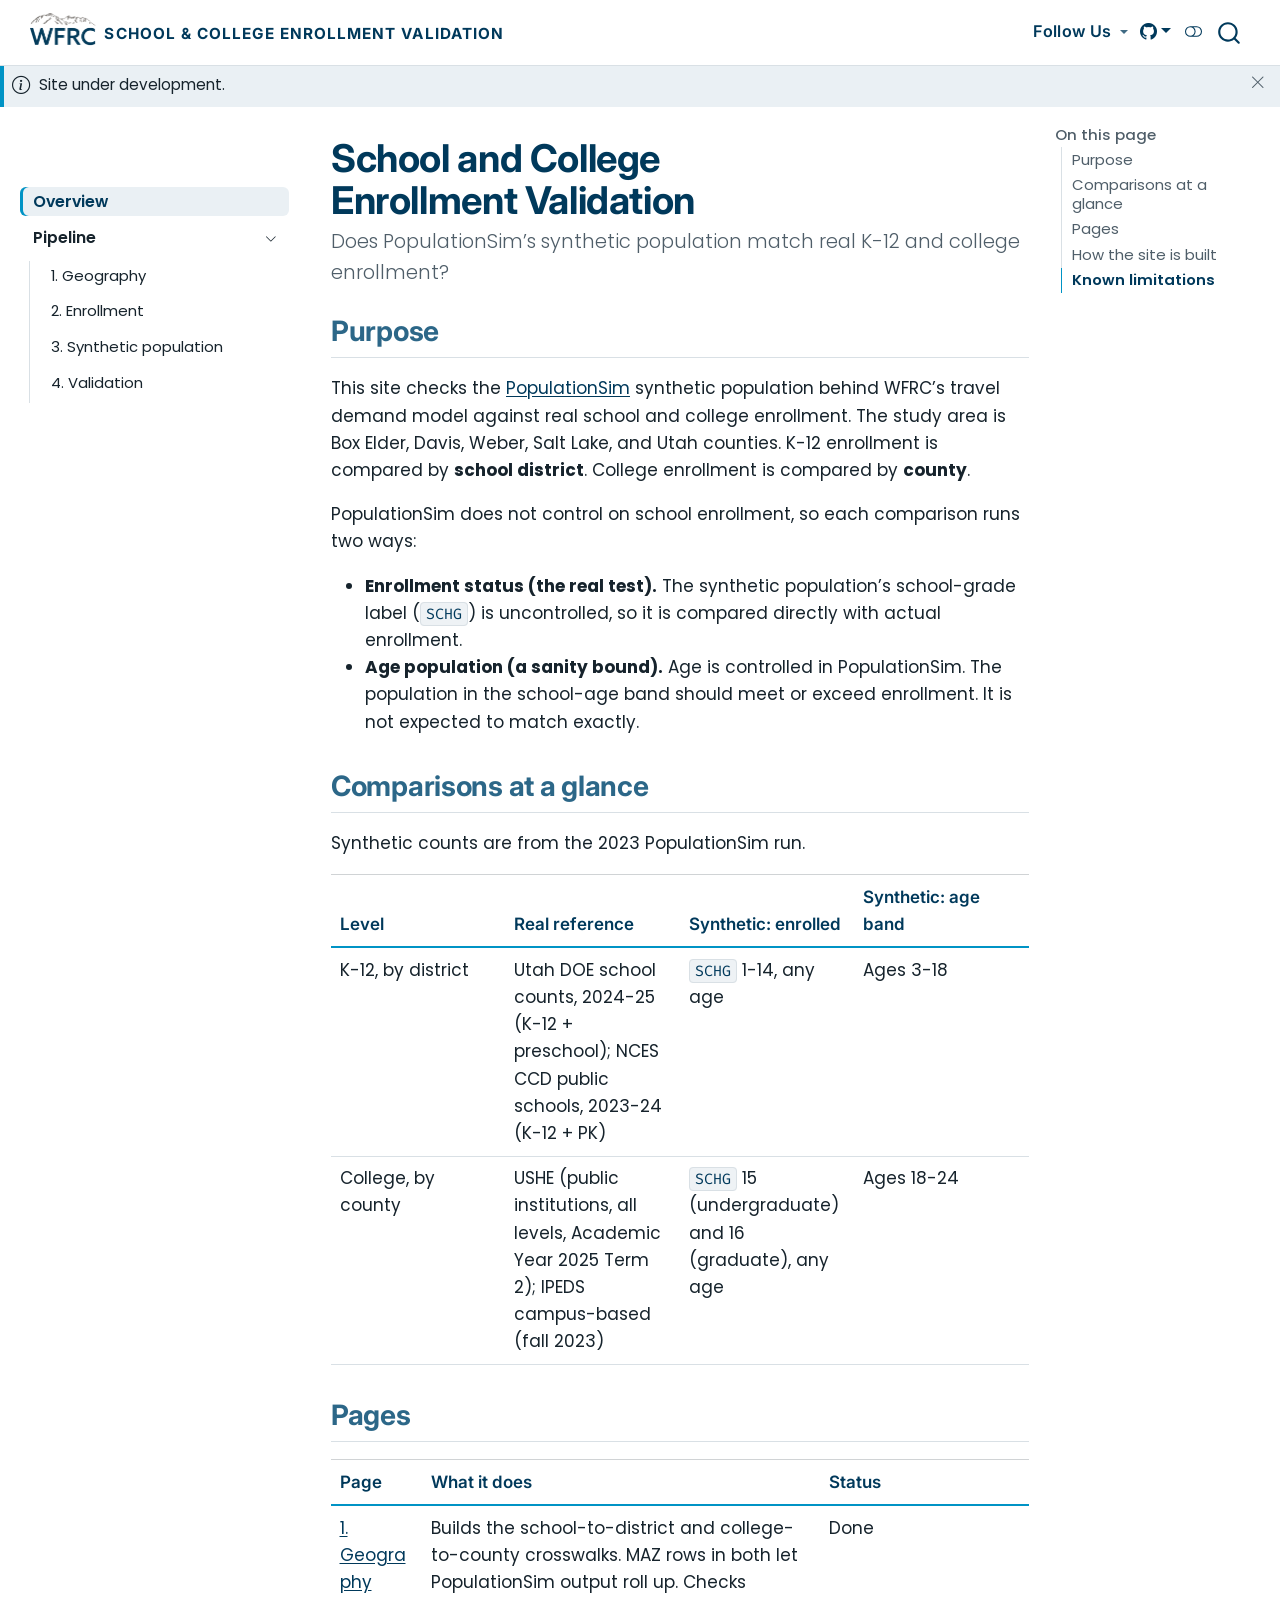
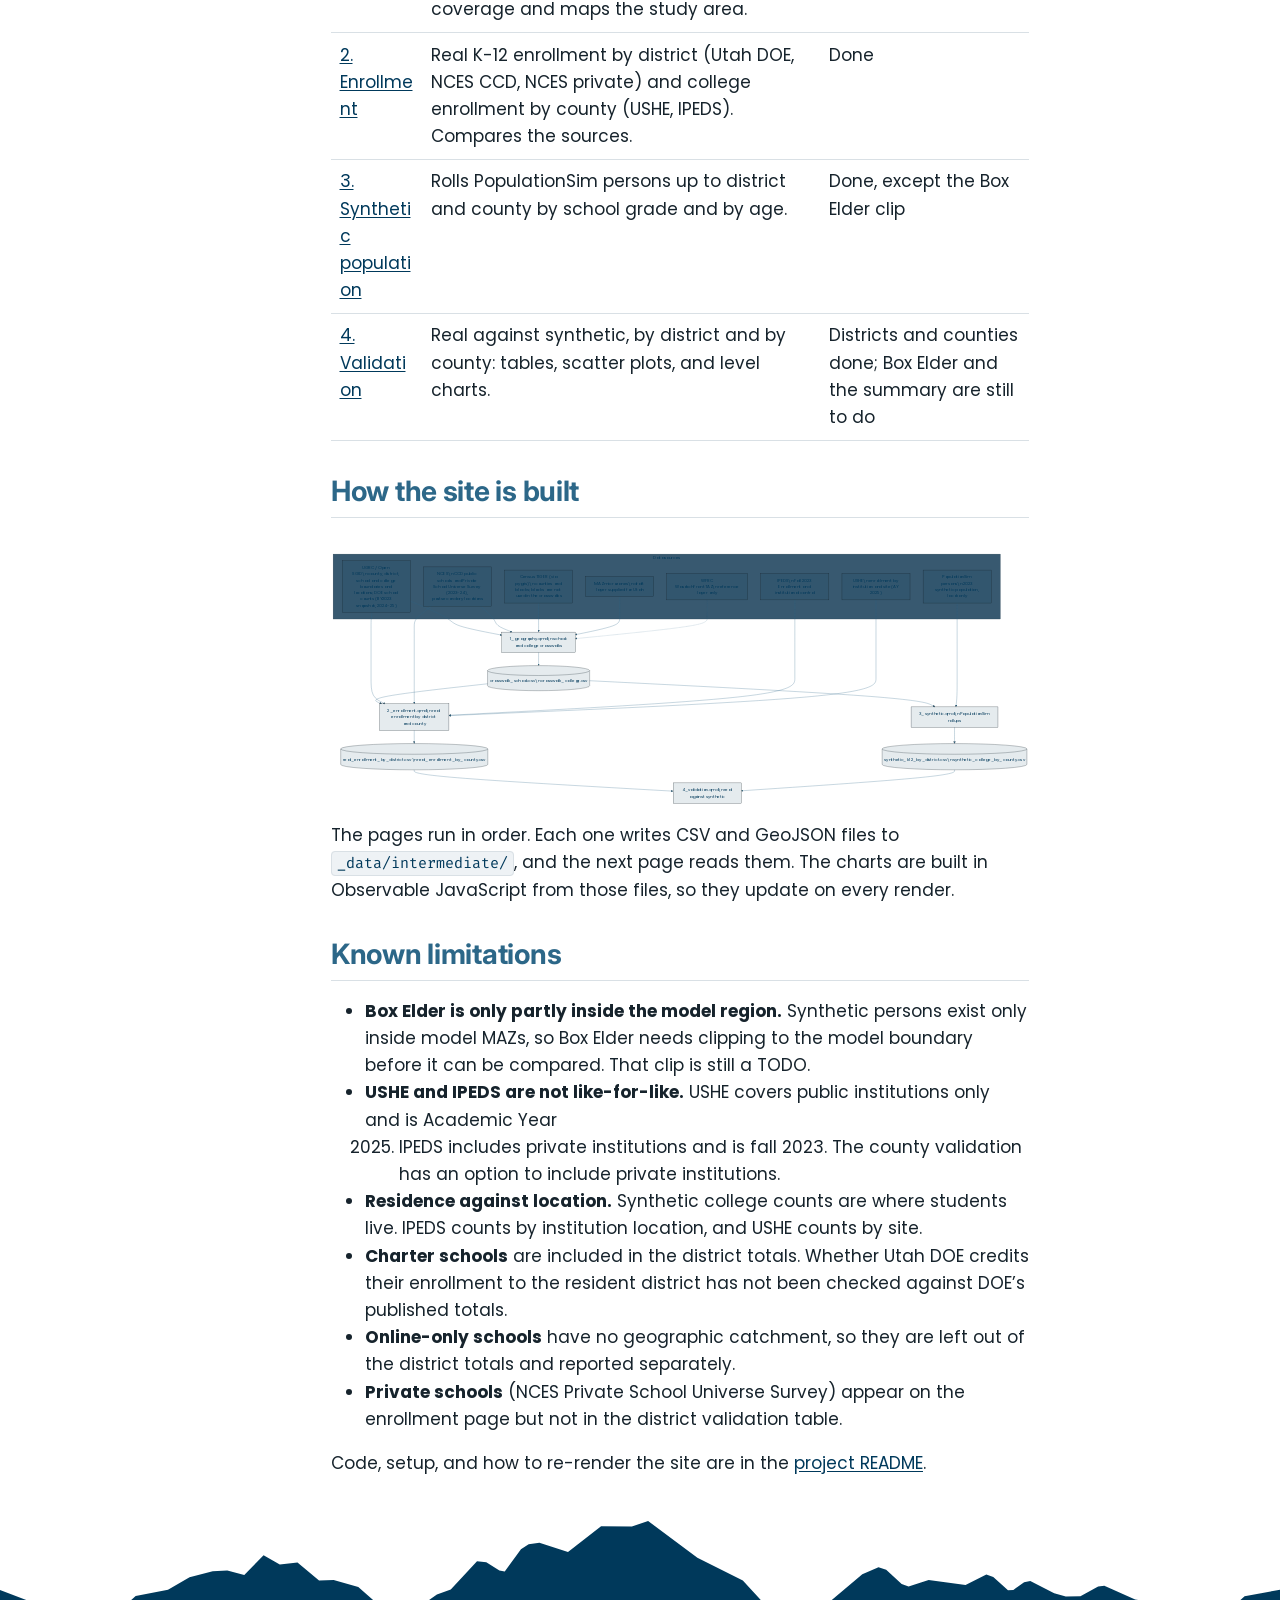
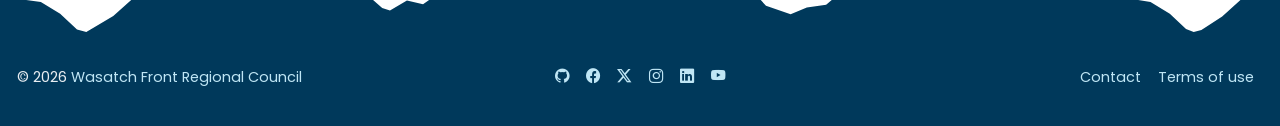
<file: docs/index.html>
<!DOCTYPE html>
<html xmlns="http://www.w3.org/1999/xhtml" lang="en" xml:lang="en"><head>

<meta charset="utf-8">
<meta name="generator" content="quarto-1.11.9">

<meta name="viewport" content="width=device-width, initial-scale=1.0, user-scalable=yes">


<title>School and College Enrollment Validation – School &amp; College Enrollment Validation</title>
<style>
/* Default styles provided by pandoc.
** See https://pandoc.org/MANUAL.html#variables-for-html for config info.
*/
span.smallcaps{font-variant: small-caps;}
div.columns{display: flex; gap: 1.5em;}
div.column{flex: auto;}
@media screen {
div.columns{gap: min(4vw, 1.5em);}
div.column{overflow-x: auto;}
}
div.hanging-indent{margin-left: 1.5em; text-indent: -1.5em;}
ul.task-list{list-style: none;}
ul.task-list li input[type="checkbox"] {
  width: 0.8em;
  margin: 0 0.8em 0.2em -1em; /* quarto-specific, see https://github.com/quarto-dev/quarto-cli/issues/4556 */ 
  vertical-align: middle;
}
</style>


<script src="site_libs/quarto-nav/quarto-nav.js"></script>
<script src="site_libs/quarto-nav/headroom.min.js"></script>
<script src="site_libs/clipboard/clipboard.min.js"></script>
<script src="site_libs/quarto-search/autocomplete.umd.js"></script>
<script src="site_libs/quarto-search/fuse.min.js"></script>
<script src="site_libs/quarto-search/quarto-search.js"></script>
<meta name="quarto:offset" content="./">
<link href="site_libs\quarto-contrib\quarto-project\WFRCAnalytics\wfrc-brand\assets\logo\abbreviated\WFRC_logo_abbreviated_color_transparent.png" rel="icon" type="image/png">
<script src="site_libs/quarto-html/quarto.js" type="module"></script>
<script src="site_libs/quarto-html/tabsets/tabsets.js" type="module"></script>
<script src="site_libs/quarto-html/scrollable-regions/scrollable-regions.js" type="module"></script>
<script src="site_libs/quarto-html/popper.min.js"></script>
<script src="site_libs/quarto-html/tippy.umd.min.js"></script>
<script src="site_libs/quarto-html/anchor.min.js"></script>
<link href="site_libs/quarto-html/tippy.css" rel="stylesheet">
<link href="site_libs/quarto-html/quarto-syntax-highlighting-a7323b02520c6b153f7cba92645f5b7d.css" rel="stylesheet" class="quarto-color-scheme" id="quarto-text-highlighting-styles">
<link href="site_libs/quarto-html/quarto-syntax-highlighting-dark-fb974e37bd816e7371e85ccbeae9b4e3.css" rel="stylesheet" class="quarto-color-scheme quarto-color-alternate" id="quarto-text-highlighting-styles">
<link href="site_libs/quarto-html/quarto-syntax-highlighting-a7323b02520c6b153f7cba92645f5b7d.css" rel="stylesheet" class="quarto-color-scheme-extra" id="quarto-text-highlighting-styles">
<script src="site_libs/quarto-axe/axe.min.js"></script>
<script src="site_libs/quarto-axe/axe-check.js" type="module"></script>
<script id="quarto-axe-checker-options" type="text/plain">dHJ1ZQ==</script>
<script src="site_libs/bootstrap/bootstrap.min.js"></script>
<link href="site_libs/bootstrap/bootstrap-icons.css" rel="stylesheet">
<link href="site_libs/bootstrap/bootstrap-1a961dc1143a0c01d0fdc36cc2239492.min.css" rel="stylesheet" append-hash="true" class="quarto-color-scheme" id="quarto-bootstrap" data-mode="light">
<link href="site_libs/bootstrap/bootstrap-dark-6ae2621facc82204d567e3cd11e3c288.min.css" rel="stylesheet" append-hash="true" class="quarto-color-scheme quarto-color-alternate" id="quarto-bootstrap" data-mode="dark">
<link href="site_libs/bootstrap/bootstrap-1a961dc1143a0c01d0fdc36cc2239492.min.css" rel="stylesheet" append-hash="true" class="quarto-color-scheme-extra" id="quarto-bootstrap" data-mode="light">
<script id="quarto-search-options" type="application/json">{
  "location": "navbar",
  "copy-button": false,
  "collapse-after": 3,
  "panel-placement": "end",
  "type": "overlay",
  "limit": 50,
  "keyboard-shortcut": [
    "f",
    "/",
    "s"
  ],
  "show-item-context": false,
  "language": {
    "search-no-results-text": "No results",
    "search-matching-documents-text": "matching documents",
    "search-copy-link-title": "Copy link to search",
    "search-hide-matches-text": "Hide additional matches",
    "search-more-match-text": "more match in this document",
    "search-more-matches-text": "more matches in this document",
    "search-clear-button-title": "Clear",
    "search-text-placeholder": "",
    "search-detached-cancel-button-title": "Cancel",
    "search-submit-button-title": "Submit",
    "search-label": "Search"
  }
}</script>
<script src="site_libs/quarto-diagram/mermaid.min.js"></script>
<script src="site_libs/quarto-diagram/mermaid-init.js"></script>
<link href="site_libs/quarto-diagram/mermaid.css" rel="stylesheet">


<meta property="og:title" content="School and College Enrollment Validation – School &amp; College Enrollment Validation">
<meta property="og:description" content="Does PopulationSim’s synthetic population match real K-12 and college enrollment?">
<meta property="og:image" content="https://wfrcanalytics.github.io/TDM-VAL-SchoolCollegeEnrollment/_extensions/WFRCAnalytics/wfrc-brand/assets/social/wfrc-card.png">
<meta property="og:site_name" content="School &amp; College Enrollment Validation">
<meta property="og:image:alt" content="Wasatch Front Regional Council">
<meta property="og:image:height" content="630">
<meta property="og:image:width" content="1200">
<meta name="twitter:title" content="School and College Enrollment Validation – School &amp; College Enrollment Validation">
<meta name="twitter:description" content="Does PopulationSim’s synthetic population match real K-12 and college enrollment?">
<meta name="twitter:image" content="https://wfrcanalytics.github.io/TDM-VAL-SchoolCollegeEnrollment/_extensions/WFRCAnalytics/wfrc-brand/assets/social/wfrc-card.png">
<meta name="twitter:image:alt" content="Wasatch Front Regional Council">
<meta name="twitter:creator" content="@wasatchcouncil">
<meta name="twitter:site" content="@wasatchcouncil">
<meta name="twitter:card" content="summary_large_image">
</head>

<body class="nav-sidebar docked nav-fixed quarto-light"><a id="quarto-skip-link" class="visually-hidden-focusable" href="#quarto-document-content">Skip to main content</a><script id="quarto-html-before-body" type="application/javascript">
    const toggleBodyColorMode = (bsSheetEl) => {
      const mode = bsSheetEl.getAttribute("data-mode");
      const bodyEl = window.document.querySelector("body");
      if (mode === "dark") {
        bodyEl.classList.add("quarto-dark");
        bodyEl.classList.remove("quarto-light");
      } else {
        bodyEl.classList.add("quarto-light");
        bodyEl.classList.remove("quarto-dark");
      }
    }
    const toggleBodyColorPrimary = () => {
      const bsSheetEl = window.document.querySelector("link#quarto-bootstrap:not([rel=disabled-stylesheet])");
      if (bsSheetEl) {
        toggleBodyColorMode(bsSheetEl);
      }
    }
    const setColorSchemeToggle = (alternate) => {
      const toggles = window.document.querySelectorAll('.quarto-color-scheme-toggle');
      for (let i=0; i < toggles.length; i++) {
        const toggle = toggles[i];
        if (toggle) {
          toggle.setAttribute("aria-checked", alternate ? "true" : "false");
          if (alternate) {
            toggle.classList.add("alternate");
          } else {
            toggle.classList.remove("alternate");
          }
        }
      }
    };
    const toggleColorMode = (alternate) => {
      // Switch the stylesheets
      const primaryStylesheets = window.document.querySelectorAll('link.quarto-color-scheme:not(.quarto-color-alternate)');
      const alternateStylesheets = window.document.querySelectorAll('link.quarto-color-scheme.quarto-color-alternate');
      manageTransitions('#quarto-margin-sidebar .nav-link', false);
      if (alternate) {
        // note: dark is layered on light, we don't disable primary!
        enableStylesheet(alternateStylesheets);
        for (const sheetNode of alternateStylesheets) {
          if (sheetNode.id === "quarto-bootstrap") {
            toggleBodyColorMode(sheetNode);
          }
        }
      } else {
        disableStylesheet(alternateStylesheets);
        enableStylesheet(primaryStylesheets)
        toggleBodyColorPrimary();
      }
      manageTransitions('#quarto-margin-sidebar .nav-link', true);
      // Switch the toggles
      setColorSchemeToggle(alternate)
    }
    // Hack to workaround the fact that safari doesn't
    // properly recolor the scrollbar when toggling (#1455).
    // Not run on load: stylesheets are set before first paint there, and
    // scrolling would undo the scroll to a URL fragment (#14973).
    // The one pixel nudge keeps the reader where they were.
    const refreshSafariScrollbar = () => {
      if (navigator.userAgent.indexOf('Safari') > 0 && navigator.userAgent.indexOf('Chrome') == -1) {
        manageTransitions("body", false);
        const scrollY = window.scrollY;
        window.scrollTo(0, scrollY > 0 ? scrollY - 1 : 1);
        setTimeout(() => {
          window.scrollTo(0, scrollY);
          manageTransitions("body", true);
        }, 40);
      }
    }
    const disableStylesheet = (stylesheets) => {
      for (let i=0; i < stylesheets.length; i++) {
        const stylesheet = stylesheets[i];
        stylesheet.rel = 'disabled-stylesheet';
      }
    }
    const enableStylesheet = (stylesheets) => {
      for (let i=0; i < stylesheets.length; i++) {
        const stylesheet = stylesheets[i];
        if(stylesheet.rel !== 'stylesheet') { // for Chrome, which will still FOUC without this check
          stylesheet.rel = 'stylesheet';
        }
      }
    }
    const manageTransitions = (selector, allowTransitions) => {
      const els = window.document.querySelectorAll(selector);
      for (let i=0; i < els.length; i++) {
        const el = els[i];
        if (allowTransitions) {
          el.classList.remove('notransition');
        } else {
          el.classList.add('notransition');
        }
      }
    }
    const isFileUrl = () => {
      return window.location.protocol === 'file:';
    }
    const hasAlternateSentinel = () => {
      let styleSentinel = getColorSchemeSentinel();
      if (styleSentinel !== null) {
        return styleSentinel === "alternate";
      } else {
        return false;
      }
    }
    const setStyleSentinel = (alternate) => {
      const value = alternate ? "alternate" : "default";
      if (!isFileUrl()) {
        window.localStorage.setItem("quarto-color-scheme", value);
      } else {
        localAlternateSentinel = value;
      }
    }
    const getColorSchemeSentinel = () => {
      if (!isFileUrl()) {
        const storageValue = window.localStorage.getItem("quarto-color-scheme");
        return storageValue != null ? storageValue : localAlternateSentinel;
      } else {
        return localAlternateSentinel;
      }
    }
    const toggleGiscusIfUsed = (isAlternate, darkModeDefault) => {
      const baseTheme = document.querySelector('#giscus-base-theme')?.value ?? 'light';
      const alternateTheme = document.querySelector('#giscus-alt-theme')?.value ?? 'dark';
      let newTheme = '';
      if(authorPrefersDark) {
        newTheme = isAlternate ? baseTheme : alternateTheme;
      } else {
        newTheme = isAlternate ? alternateTheme : baseTheme;
      }
      const changeGiscusTheme = () => {
        // From: https://github.com/giscus/giscus/issues/336
        const sendMessage = (message) => {
          const iframe = document.querySelector('iframe.giscus-frame');
          if (!iframe) return;
          iframe.contentWindow.postMessage({ giscus: message }, 'https://giscus.app');
        }
        sendMessage({
          setConfig: {
            theme: newTheme
          }
        });
      }
      const isGiscussLoaded = window.document.querySelector('iframe.giscus-frame') !== null;
      if (isGiscussLoaded) {
        changeGiscusTheme();
      }
    };
    const authorPrefersDark = false;
    const queryPrefersDark = window.matchMedia('(prefers-color-scheme: dark)');
    const darkModeDefault = queryPrefersDark.matches;
      document.querySelector('link#quarto-text-highlighting-styles.quarto-color-scheme-extra').rel = 'disabled-stylesheet';
      document.querySelector('link#quarto-bootstrap.quarto-color-scheme-extra').rel = 'disabled-stylesheet';
    let localAlternateSentinel = darkModeDefault ? 'alternate' : 'default';
    // Dark / light mode switch
    window.quartoToggleColorScheme = () => {
      // Read the current dark / light value
      let toAlternate = !hasAlternateSentinel();
      toggleColorMode(toAlternate);
      refreshSafariScrollbar();
      setStyleSentinel(toAlternate);
      toggleGiscusIfUsed(toAlternate, darkModeDefault);
      window.dispatchEvent(new Event('resize'));
    };
    queryPrefersDark.addEventListener("change", e => {
      if(window.localStorage.getItem("quarto-color-scheme") !== null)
        return;
      const alternate = e.matches
      toggleColorMode(alternate);
      refreshSafariScrollbar();
      localAlternateSentinel = e.matches ? 'alternate' : 'default'; // this is used alongside local storage!
      toggleGiscusIfUsed(alternate, darkModeDefault);
    });
    // Switch to dark mode if need be
    if (hasAlternateSentinel()) {
      toggleColorMode(true);
    } else {
      toggleColorMode(false);
    }
  </script>

<div id="quarto-search-results"></div>
  <header id="quarto-header" class="headroom fixed-top">
    <nav class="navbar navbar-expand-lg " data-bs-theme="dark" aria-label="Site">
      <div class="navbar-container container-fluid">
      <div class="navbar-brand-container mx-auto">
    <a href="./index.html" class="navbar-brand navbar-brand-logo">
    <img src="site_libs\quarto-contrib\quarto-project\WFRCAnalytics\wfrc-brand\assets\logo\abbreviated\WFRC_logo_abbreviated_color_transparent.png" alt="Wasatch Front Regional Council" class="navbar-logo light-content">
    <img src="site_libs\quarto-contrib\quarto-project\WFRCAnalytics\wfrc-brand\assets\logo\abbreviated\WFRC_logo_abbreviated_white_transparent.png" alt="Wasatch Front Regional Council" class="navbar-logo dark-content">
    </a>
    <a class="navbar-brand" href="./index.html">
    <span class="navbar-title">School &amp; College Enrollment Validation</span>
    </a>
  </div>
          <button class="navbar-toggler" type="button" data-bs-toggle="collapse" data-bs-target="#navbarCollapse" aria-controls="navbarCollapse" aria-expanded="false" aria-label="Toggle navigation" onclick="if (window.quartoToggleHeadroom) { window.quartoToggleHeadroom(); }">
  <span class="navbar-toggler-icon"></span>
</button>
          <div class="collapse navbar-collapse" id="navbarCollapse">
            <ul class="navbar-nav navbar-nav-scroll ms-auto">
  <li class="nav-item dropdown ">
    <a class="nav-link dropdown-toggle" href="#" id="nav-menu-follow-us" role="link" data-bs-toggle="dropdown" aria-expanded="false">
 <span class="menu-text">Follow Us</span>
    </a>
    <ul class="dropdown-menu dropdown-menu-end" aria-labelledby="nav-menu-follow-us">    
        <li>
    <a class="dropdown-item" href="https://www.facebook.com/WasatchFrontRegionalCouncil/" target="_blank"><i class="bi bi-facebook" role="img">
</i> 
 <span class="dropdown-text">Facebook</span></a>
  </li>  
        <li>
    <a class="dropdown-item" href="https://twitter.com/wasatchcouncil/" target="_blank"><i class="bi bi-twitter-x" role="img">
</i> 
 <span class="dropdown-text">X (Twitter)</span></a>
  </li>  
        <li>
    <a class="dropdown-item" href="https://www.instagram.com/wasatchfrontregionalcouncil/" target="_blank"><i class="bi bi-instagram" role="img">
</i> 
 <span class="dropdown-text">Instagram</span></a>
  </li>  
        <li>
    <a class="dropdown-item" href="https://www.linkedin.com/company/wasatch-front-regional-council/" target="_blank"><i class="bi bi-linkedin" role="img">
</i> 
 <span class="dropdown-text">LinkedIn</span></a>
  </li>  
        <li>
    <a class="dropdown-item" href="https://www.youtube.com/user/wfrcvideo/" target="_blank"><i class="bi bi-youtube" role="img">
</i> 
 <span class="dropdown-text">YouTube</span></a>
  </li>  
    </ul>
  </li>
</ul>
          </div> <!-- /navcollapse -->
            <div class="quarto-navbar-tools">
    <div class="dropdown">
      <a href="" title="GitHub" id="quarto-navigation-tool-dropdown-0" class="quarto-navigation-tool dropdown-toggle px-1" data-bs-toggle="dropdown" aria-expanded="false" role="link" aria-label="GitHub"><i class="bi bi-github"></i></a>
      <ul class="dropdown-menu" aria-labelledby="quarto-navigation-tool-dropdown-0">
          <li>
            <a class="dropdown-item quarto-navbar-tools-item" href="https://github.com/WFRCAnalytics/TDM-VAL-SchoolCollegeEnrollment" target="_blank">
            Source Code
            </a>
          </li>
          <li>
            <a class="dropdown-item quarto-navbar-tools-item" href="https://github.com/WFRCAnalytics/TDM-VAL-SchoolCollegeEnrollment/issues/new" target="_blank">
            Report a Bug
            </a>
          </li>
          
      </ul>
    </div>
  <button type="button" role="switch" aria-checked="false" class="quarto-color-scheme-toggle quarto-navigation-tool  px-1" onclick="window.quartoToggleColorScheme(); return false;" title="Toggle dark mode" aria-label="Toggle dark mode"><i class="bi"></i></button>
</div>
            <div id="quarto-search" class="" title="Search"></div>
      </div> <!-- /container-fluid -->
    </nav>
  <nav class="quarto-secondary-nav" aria-label="Toolbar">
    <div class="container-fluid d-flex">
      <button type="button" class="quarto-btn-toggle btn" data-bs-toggle="collapse" role="button" data-bs-target=".quarto-sidebar-collapse-item" aria-controls="quarto-sidebar" aria-expanded="false" aria-label="Toggle sidebar navigation" onclick="if (window.quartoToggleHeadroom) { window.quartoToggleHeadroom(); }">
        <i class="bi bi-layout-text-sidebar-reverse"></i>
      </button>
        <nav class="quarto-page-breadcrumbs" aria-label="Breadcrumbs"><ol class="breadcrumb"><li class="breadcrumb-item"><a href="./index.html">Overview</a></li></ol></nav>
        <a class="flex-grow-1" data-bs-toggle="collapse" data-bs-target=".quarto-sidebar-collapse-item" onclick="if (window.quartoToggleHeadroom) { window.quartoToggleHeadroom(); }">      
        </a>
      <button type="button" class="btn quarto-search-button" aria-label="Search" onclick="window.quartoOpenSearch();">
        <i class="bi bi-search"></i>
      </button>
    </div>
  </nav>
  <div id="quarto-announcement" data-announcement-id="dc29ec16406e1179d09b601e52b5d611" class="alert alert-primary hidden"><i class="bi bi-info-circle quarto-announcement-icon"></i><div class="quarto-announcement-content">
<p>Site under development.</p>
</div><i class="bi bi-x-lg quarto-announcement-action"></i></div>
</header>
<!-- content -->
<div id="quarto-content" class="quarto-container page-columns page-rows-contents page-layout-full page-navbar">
<!-- sidebar -->
  <nav id="quarto-sidebar" class="sidebar collapse collapse-horizontal quarto-sidebar-collapse-item sidebar-navigation docked overflow-auto" aria-label="Section">
    <div class="pt-lg-2 mt-2 text-left sidebar-header">
      <a href="./index.html" class="sidebar-logo-link">
      <img src="site_libs\quarto-contrib\quarto-project\WFRCAnalytics\wfrc-brand\assets\logo\stacked\WFRC_logo_stacked_color_transparent.png" alt="Wasatch Front Regional Council" class="sidebar-logo light-content py-0 d-lg-inline d-none">
      <img src="site_libs\quarto-contrib\quarto-project\WFRCAnalytics\wfrc-brand\assets\logo\stacked\WFRC_logo_stacked_white_transparent.png" alt="Wasatch Front Regional Council" class="sidebar-logo dark-content py-0 d-lg-inline d-none">
      </a>
      </div>
        <div class="mt-2 flex-shrink-0 align-items-center">
        <div class="sidebar-search">
        <div id="quarto-search" class="" title="Search"></div>
        </div>
        </div>
    <div class="sidebar-menu-container"> 
    <ul class="list-unstyled mt-1">
        <li class="sidebar-item">
  <div class="sidebar-item-container"> 
  <a href="./index.html" class="sidebar-item-text sidebar-link active">
 <span class="menu-text">Overview</span></a>
  </div>
</li>
        <li class="sidebar-item sidebar-item-section">
      <div class="sidebar-item-container"> 
            <button type="button" class="sidebar-item-text sidebar-item-toggle sidebar-link text-start" data-bs-toggle="collapse" data-bs-target="#quarto-sidebar-section-1" aria-controls="quarto-sidebar-section-1" aria-expanded="true">
 <span class="menu-text" id="quarto-sidebar-section-1-label">Pipeline</span><i class="bi bi-chevron-right" aria-hidden="true"></i></button>
      </div>
      <ul id="quarto-sidebar-section-1" aria-labelledby="quarto-sidebar-section-1-label" class="collapse list-unstyled sidebar-section depth1 show">  
          <li class="sidebar-item">
  <div class="sidebar-item-container"> 
  <a href="./1_geography.html" class="sidebar-item-text sidebar-link">
 <span class="menu-text">1. Geography</span></a>
  </div>
</li>
          <li class="sidebar-item">
  <div class="sidebar-item-container"> 
  <a href="./2_enrollment.html" class="sidebar-item-text sidebar-link">
 <span class="menu-text">2. Enrollment</span></a>
  </div>
</li>
          <li class="sidebar-item">
  <div class="sidebar-item-container"> 
  <a href="./3_synthetic.html" class="sidebar-item-text sidebar-link">
 <span class="menu-text">3. Synthetic population</span></a>
  </div>
</li>
          <li class="sidebar-item">
  <div class="sidebar-item-container"> 
  <a href="./4_validation.html" class="sidebar-item-text sidebar-link">
 <span class="menu-text">4. Validation</span></a>
  </div>
</li>
      </ul>
  </li>
    </ul>
    </div>
</nav>
<div id="quarto-sidebar-glass" class="quarto-sidebar-collapse-item" data-bs-toggle="collapse" data-bs-target=".quarto-sidebar-collapse-item"></div>
<!-- margin-sidebar -->
    <div id="quarto-margin-sidebar" class="sidebar margin-sidebar">
        <nav id="TOC" role="doc-toc" aria-labelledby="toc-title" class="toc-active" data-toc-expanded="2">
    <h2 id="toc-title">On this page</h2>
   
  <ul>
  <li><a href="#purpose" id="toc-purpose" class="nav-link active" data-scroll-target="#purpose">Purpose</a></li>
  <li><a href="#comparisons-at-a-glance" id="toc-comparisons-at-a-glance" class="nav-link" data-scroll-target="#comparisons-at-a-glance">Comparisons at a glance</a></li>
  <li><a href="#pages" id="toc-pages" class="nav-link" data-scroll-target="#pages">Pages</a></li>
  <li><a href="#how-the-site-is-built" id="toc-how-the-site-is-built" class="nav-link" data-scroll-target="#how-the-site-is-built">How the site is built</a></li>
  <li><a href="#known-limitations" id="toc-known-limitations" class="nav-link" data-scroll-target="#known-limitations">Known limitations</a></li>
  </ul>
</nav>
    </div>
<!-- main -->
<main class="content column-body" id="quarto-document-content" tabindex="-1">


<header id="title-block-header" class="quarto-title-block default">
<div class="quarto-title">
<h1 class="title">School and College Enrollment Validation</h1>
<p class="subtitle lead">Does PopulationSim’s synthetic population match real K-12 and college enrollment?</p>
</div>



<div class="quarto-title-meta column-body">

    
  
    
  </div>
  


</header>


<section id="purpose" class="level2">
<h2 class="anchored" data-anchor-id="purpose">Purpose</h2>
<p>This site checks the <a href="https://github.com/WFRCAnalytics/TDM-INP-PopulationSim">PopulationSim</a> synthetic population behind WFRC’s travel demand model against real school and college enrollment. The study area is Box Elder, Davis, Weber, Salt Lake, and Utah counties. K-12 enrollment is compared by <strong>school district</strong>. College enrollment is compared by <strong>county</strong>.</p>
<p>PopulationSim does not control on school enrollment, so each comparison runs two ways:</p>
<ul>
<li><strong>Enrollment status (the real test).</strong> The synthetic population’s school-grade label (<code>SCHG</code>) is uncontrolled, so it is compared directly with actual enrollment.</li>
<li><strong>Age population (a sanity bound).</strong> Age is controlled in PopulationSim. The population in the school-age band should meet or exceed enrollment. It is not expected to match exactly.</li>
</ul>
</section>
<section id="comparisons-at-a-glance" class="level2">
<h2 class="anchored" data-anchor-id="comparisons-at-a-glance">Comparisons at a glance</h2>
<p>Synthetic counts are from the 2023 PopulationSim run.</p>
<table class="caption-top table">
<colgroup>
<col style="width: 25%">
<col style="width: 25%">
<col style="width: 25%">
<col style="width: 25%">
</colgroup>
<thead>
<tr class="header">
<th>Level</th>
<th>Real reference</th>
<th>Synthetic: enrolled</th>
<th>Synthetic: age band</th>
</tr>
</thead>
<tbody>
<tr class="odd">
<td>K-12, by district</td>
<td>Utah DOE school counts, 2024-25 (K-12 + preschool); NCES CCD public schools, 2023-24 (K-12 + PK)</td>
<td><code>SCHG</code> 1-14, any age</td>
<td>Ages 3-18</td>
</tr>
<tr class="even">
<td>College, by county</td>
<td>USHE (public institutions, all levels, Academic Year 2025 Term 2); IPEDS campus-based (fall 2023)</td>
<td><code>SCHG</code> 15 (undergraduate) and 16 (graduate), any age</td>
<td>Ages 18-24</td>
</tr>
</tbody>
</table>
</section>
<section id="pages" class="level2">
<h2 class="anchored" data-anchor-id="pages">Pages</h2>
<table class="caption-top table">
<thead>
<tr class="header">
<th>Page</th>
<th>What it does</th>
<th>Status</th>
</tr>
</thead>
<tbody>
<tr class="odd">
<td><a href="./1_geography.html">1. Geography</a></td>
<td>Builds the school-to-district and college-to-county crosswalks. MAZ rows in both let PopulationSim output roll up. Checks coverage and maps the study area.</td>
<td>Done</td>
</tr>
<tr class="even">
<td><a href="./2_enrollment.html">2. Enrollment</a></td>
<td>Real K-12 enrollment by district (Utah DOE, NCES CCD, NCES private) and college enrollment by county (USHE, IPEDS). Compares the sources.</td>
<td>Done</td>
</tr>
<tr class="odd">
<td><a href="./3_synthetic.html">3. Synthetic population</a></td>
<td>Rolls PopulationSim persons up to district and county by school grade and by age.</td>
<td>Done, except the Box Elder clip</td>
</tr>
<tr class="even">
<td><a href="./4_validation.html">4. Validation</a></td>
<td>Real against synthetic, by district and by county: tables, scatter plots, and level charts.</td>
<td>Districts and counties done; Box Elder and the summary are still to do</td>
</tr>
</tbody>
</table>
</section>
<section id="how-the-site-is-built" class="level2">
<h2 class="anchored" data-anchor-id="how-the-site-is-built">How the site is built</h2>
<div class="cell" data-layout-align="default">
<div class="cell-output-display">
<div>
<p></p><figure class="figure"><p></p>
<div>

<pre class="mermaid mermaid-js">flowchart TD
    subgraph sources["Data sources"]
        UGRC["UGRC / Open SGID\ncounty, district, school and college boundaries and locations; DOE school counts (BY2023 snapshot, 2024-25)"]
        NCES["NCES\nCCD public schools and Private School Universe Survey (2023-24), postsecondary locations"]
        IPEDS["IPEDS\nFall 2023 Enrollment and institutional control"]
        CENSUS["Census TIGER (via pygris)\ncounties and blocks; blocks are not used in the crosswalks"]
        MAZSRC["MAZ microzones\ndraft layer supplied for Utah"]
        TAZSRC["WFRC WasatchFrontTAZ\nreference layer only"]
        USHE["USHE\nenrollment by institution and site (AY 2025)"]
        PSIM["PopulationSim persons\n2023 synthetic population, local only"]
    end

    UGRC --&gt; GEO
    NCES --&gt; GEO
    CENSUS --&gt; GEO
    MAZSRC --&gt; GEO
    TAZSRC -.-&gt; GEO
    GEO["1_geography.qmd\nschool and college crosswalks"] --&gt; XWALK[("crosswalk_school.csv\ncrosswalk_college.csv")]

    XWALK --&gt; ENR
    UGRC --&gt; ENR
    NCES --&gt; ENR
    IPEDS --&gt; ENR
    USHE --&gt; ENR
    ENR["2_enrollment.qmd\nreal enrollment by district and county"] --&gt; ENR_OUT[("real_enrollment_by_district.csv\nreal_enrollment_by_county.csv")]

    XWALK --&gt; SYN
    PSIM --&gt; SYN
    SYN["3_synthetic.qmd\nPopulationSim rollups"] --&gt; SYN_OUT[("synthetic_k12_by_district.csv\nsynthetic_college_by_county.csv")]

    ENR_OUT --&gt; VAL
    SYN_OUT --&gt; VAL
    VAL["4_validation.qmd\nreal against synthetic"]
</pre>
</div>
<p></p></figure><p></p>
</div>
</div>
</div>
<p>The pages run in order. Each one writes CSV and GeoJSON files to <code>_data/intermediate/</code>, and the next page reads them. The charts are built in Observable JavaScript from those files, so they update on every render.</p>
</section>
<section id="known-limitations" class="level2">
<h2 class="anchored" data-anchor-id="known-limitations">Known limitations</h2>
<ul>
<li><strong>Box Elder is only partly inside the model region.</strong> Synthetic persons exist only inside model MAZs, so Box Elder needs clipping to the model boundary before it can be compared. That clip is still a TODO.</li>
<li><strong>USHE and IPEDS are not like-for-like.</strong> USHE covers public institutions only and is Academic Year
<ol start="2025" type="1">
<li>IPEDS includes private institutions and is fall 2023. The county validation has an option to include private institutions.</li>
</ol></li>
<li><strong>Residence against location.</strong> Synthetic college counts are where students live. IPEDS counts by institution location, and USHE counts by site.</li>
<li><strong>Charter schools</strong> are included in the district totals. Whether Utah DOE credits their enrollment to the resident district has not been checked against DOE’s published totals.</li>
<li><strong>Online-only schools</strong> have no geographic catchment, so they are left out of the district totals and reported separately.</li>
<li><strong>Private schools</strong> (NCES Private School Universe Survey) appear on the enrollment page but not in the district validation table.</li>
</ul>
<p>Code, setup, and how to re-render the site are in the <a href="https://github.com/WFRCAnalytics/TDM-VAL-SchoolCollegeEnrollment#readme">project README</a>.</p>


</section>

<a onclick="window.scrollTo(0, 0); return false;" role="button" id="quarto-back-to-top"><i class="bi bi-arrow-up"></i> Back to top</a></main> <!-- /main -->
<script>

// Accessibility fixes for things Quarto and its libraries render but cannot configure.

// Included on every page through wfrc-shared.yml (format.html.include-after-body).

(function () {

  function fix(root) {

    // Listing banners are decorative; Quarto drops an empty `image-alt`.

    root.querySelectorAll('img.thumbnail-image:not([alt])').forEach(function (img) {

      img.setAttribute('alt', '');

    });

    // Quarto only sets `title` on the color-scheme toggle: add an accessible name and a clearer tooltip.

    root.querySelectorAll('.quarto-color-scheme-toggle:not([aria-label])').forEach(function (a) {

      a.setAttribute('aria-label', 'Toggle light and dark mode');

      a.setAttribute('title', 'Toggle light / dark');

    });

    // Collapsible callouts put aria-expanded on a plain div: make it a real, keyboard-operable button.

    root.querySelectorAll('.callout-header[aria-expanded]:not([role])').forEach(function (h) {

      h.setAttribute('role', 'button');

      h.setAttribute('tabindex', '0');

      h.addEventListener('keydown', function (e) {

        if (e.key === 'Enter' || e.key === ' ') { e.preventDefault(); h.click(); }

      });

    });

    // The announcement's dismiss control is a bare <i> with a click handler: give it a role, a name

    // and keyboard operation (Enter and Space).

    root.querySelectorAll('#quarto-announcement .quarto-announcement-action:not([role])').forEach(function (i) {

      i.setAttribute('role', 'button');

      i.setAttribute('tabindex', '0');

      i.setAttribute('aria-label', 'Dismiss announcement');

      i.addEventListener('keydown', function (e) {

        if (e.key === 'Enter' || e.key === ' ') { e.preventDefault(); i.click(); }

      });

    });

    // Quarto's "Back to top" is an <a role="button"> without an href, so the keyboard cannot reach it.

    root.querySelectorAll('#quarto-back-to-top:not([tabindex])').forEach(function (a) {

      a.setAttribute('tabindex', '0');

      a.addEventListener('keydown', function (e) {

        if (e.key === 'Enter' || e.key === ' ') { e.preventDefault(); window.scrollTo(0, 0); }

      });

    });

    // Observable Plot labels bare <g> marks; aria-label is not allowed on a role-less element.

    root.querySelectorAll('[class^="plot-"] g[aria-label]:not([role])').forEach(function (g) {

      g.removeAttribute('aria-label');

    });

    // Scrollable regions must be reachable by keyboard.

    root.querySelectorAll('pre, div.sourceCode, .card, .card-body, .table-striped, table, .cell-output-display').forEach(function (el) {

      if (el.hasAttribute('tabindex') || el.matches('a, button, input, select, textarea')) return;

      var o = getComputedStyle(el);

      var scrolls = /(auto|scroll)/.test(o.overflowX + o.overflowY) &&

        (el.scrollWidth > el.clientWidth + 1 || el.scrollHeight > el.clientHeight + 1);

      if (scrolls) el.setAttribute('tabindex', '0');

    });

  }

  var queued = false;

  function schedule() {

    if (queued) return;

    queued = true;

    requestAnimationFrame(function () { queued = false; fix(document); });

  }

  fix(document);

  new MutationObserver(schedule).observe(document.body, { childList: true, subtree: true });

  window.addEventListener('resize', schedule);

  window.addEventListener('load', function () { setTimeout(schedule, 800); setTimeout(schedule, 2500); });

})();

</script>

<script id="quarto-html-after-body" type="application/javascript">
  window.document.addEventListener("DOMContentLoaded", function (event) {
    // Ensure there is a toggle, if there isn't float one in the top right
    if (window.document.querySelector('.quarto-color-scheme-toggle') === null) {
      const toggle = window.document.createElement('button');
      toggle.type = "button";
      toggle.setAttribute("role", "switch");
      toggle.setAttribute("aria-checked", "false");
      toggle.classList.add('top-right');
      toggle.classList.add('quarto-color-scheme-toggle');
      toggle.setAttribute("aria-label", "Toggle dark mode");
      toggle.onclick = function() { try { window.quartoToggleColorScheme(); } catch {} return false; };
      const i = window.document.createElement("i");
      i.classList.add('bi');
      toggle.appendChild(i);
      // Put the toggle in a landmark of its own, so that landmark navigation
      // can reach it.
      //
      // The container is always a fresh direct child of body, and the toggle is
      // never moved into page furniture that the theme or the author controls.
      // The toggle is positioned against the page, so any ancestor that
      // establishes a containing block captures it: a positioned element or a
      // grid for position: absolute, and transform, filter, will-change or
      // contain for position: fixed. A direct child of body has none of these
      // to inherit, and the shift when one appears is silent and visual.
      //
      // ARIA says a document should have at most one banner, and axe reports a
      // duplicate whether or not the banners carry distinct labels. So use a
      // header when the page has no banner yet, and a named region otherwise.
      //
      // A header is a banner wherever it sits, unless it is inside sectioning
      // content, so this cannot just look at the children of body: a custom
      // page layout wraps the title block header in a plain div. An explicit
      // role="banner" always counts.
      const sectioning = 'article, aside, main, nav, section, [role="article"], [role="complementary"], [role="main"], [role="navigation"], [role="region"]';
      const hasBanner = Array.from(
        window.document.querySelectorAll('header:not([role]), [role="banner"]')
      ).some(function(el) {
        return el.hasAttribute("role") || el.closest(sectioning) === null;
      });
      const container = window.document.createElement(hasBanner ? "div" : "header");
      if (hasBanner) {
        container.setAttribute("role", "region");
        container.setAttribute("aria-label", "Toggle dark mode");
      }
      container.classList.add('quarto-color-scheme-toggle-container');
      container.appendChild(toggle);
      window.document.body.appendChild(container);
    }
    setColorSchemeToggle(hasAlternateSentinel())
    const icon = "";
    const anchorJS = new window.AnchorJS();
    anchorJS.options = {
      placement: 'right',
      icon: icon
    };
    anchorJS.add('.anchored');
    const isCodeAnnotation = (el) => {
      for (const clz of el.classList) {
        if (clz.startsWith('code-annotation-')) {                     
          return true;
        }
      }
      return false;
    }
    const onCopySuccess = function(e) {
      // button target
      const button = e.trigger;
      // don't keep focus
      button.blur();
      // flash "checked"
      button.classList.add('code-copy-button-checked');
      var currentTitle = button.getAttribute("title");
      button.setAttribute("title", "Copied!");
      let tooltip;
      if (window.bootstrap) {
        button.setAttribute("data-bs-toggle", "tooltip");
        button.setAttribute("data-bs-placement", "left");
        button.setAttribute("data-bs-title", "Copied!");
        tooltip = new bootstrap.Tooltip(button, 
          { trigger: "manual", 
            customClass: "code-copy-button-tooltip",
            offset: [0, -8]});
        tooltip.show();    
      }
      setTimeout(function() {
        if (tooltip) {
          tooltip.hide();
          button.removeAttribute("data-bs-title");
          button.removeAttribute("data-bs-toggle");
          button.removeAttribute("data-bs-placement");
        }
        button.setAttribute("title", currentTitle);
        button.classList.remove('code-copy-button-checked');
      }, 1000);
      // clear code selection
      e.clearSelection();
    }
    const getTextToCopy = function(trigger) {
      const outerScaffold = trigger.parentElement.cloneNode(true);
      const codeEl = outerScaffold.querySelector('code');
      for (const childEl of codeEl.children) {
        if (isCodeAnnotation(childEl)) {
          childEl.remove();
        }
      }
      return codeEl.innerText;
    }
    const clipboard = new window.ClipboardJS('.code-copy-button:not([data-in-quarto-modal])', {
      text: getTextToCopy
    });
    clipboard.on('success', onCopySuccess);
    if (window.document.getElementById('quarto-embedded-source-code-modal')) {
      const clipboardModal = new window.ClipboardJS('.code-copy-button[data-in-quarto-modal]', {
        text: getTextToCopy,
        container: window.document.getElementById('quarto-embedded-source-code-modal')
      });
      clipboardModal.on('success', onCopySuccess);
    }
      var localhostRegex = new RegExp(/^(?:http|https):\/\/localhost\:?[0-9]*\//);
      var mailtoRegex = new RegExp(/^mailto:/);
        var filterRegex = new RegExp("https:\/\/wfrcanalytics\.github\.io\/TDM-VAL-SchoolCollegeEnrollment");
      const newWindowLabel = "(opens in a new tab)";
      const newWindowNoteId = "quarto-ext-newwindow-label";
      // Links reference one hidden label through aria-describedby, so the
      // announcement never changes their accessible name.
      var describeNewWindow = (link) => {
        if (!window.document.getElementById(newWindowNoteId)) {
          var newWindowNote = window.document.createElement("span");
          newWindowNote.id = newWindowNoteId;
          newWindowNote.hidden = true;
          newWindowNote.textContent = newWindowLabel;
          window.document.body.appendChild(newWindowNote);
        }
        var describedBy = (link.getAttribute("aria-describedby") || "").split(/\s+/).filter(Boolean);
        if (!describedBy.includes(newWindowNoteId)) {
          describedBy.push(newWindowNoteId);
          link.setAttribute("aria-describedby", describedBy.join(" "));
        }
      }
      var isInternal = (href) => {
          return filterRegex.test(href) || localhostRegex.test(href) || mailtoRegex.test(href);
      }
      // Inspect non-navigation links and adorn them if external
      window.quartoDecorateExternalLinks = function (root) {
     var links = (root || window.document).querySelectorAll('a[href]:not(.nav-link):not(.navbar-brand):not(.toc-action):not(.sidebar-link):not(.sidebar-item-toggle):not(.pagination-link):not(.no-external):not([aria-hidden]):not(.dropdown-item):not(.quarto-navigation-tool):not(.about-link)');
      for (var i=0; i<links.length; i++) {
        const link = links[i];
        if (!isInternal(link.href)) {
          // undo the damage that might have been done by quarto-nav.js in the case of
          // links that we want to consider external
          if (link.dataset.originalHref !== undefined) {
            link.href = link.dataset.originalHref;
          }
            // target, if specified
            link.setAttribute("target", "_blank");
            if (link.getAttribute("rel") === null) {
              link.setAttribute("rel", "noopener");
            }
            describeNewWindow(link);
          if (!link.classList.contains('no-external-icon')) {
          }
        }
      }
      };
      window.quartoDecorateExternalLinks(window.document);
    // Esc closes the popup (WCAG 1.4.13) and focus leaving both trigger and
    // popup closes it (WCAG 2.4.11); tippy handles neither for interactive popups.
    const hideOnEscAndFocusOut = {
      name: 'hideOnEscAndFocusOut',
      defaultValue: true,
      fn(instance) {
        const dismiss = () => {
          // A show scheduled by the trigger delay would otherwise reopen it
          instance.clearDelayTimeouts();
          instance.hide();
        };
        const onKeyDown = (event) => {
          if (event.key !== 'Escape') {
            return;
          }
          // Keep Esc from also reaching page handlers (e.g. reveal.js overview),
          // except an open reveal.js slide menu, which Esc should close too.
          // The menu handles keys only when its keyboard option is on.
          const menuHandlesEsc = window.Reveal?.getPlugin?.('menu')?.isOpen() &&
            window.Reveal.getConfig().menu?.keyboard !== false;
          if (!menuHandlesEsc) {
            event.stopPropagation();
          }
          if (instance.popper.contains(window.document.activeElement)) {
            // Disabled while refocusing so the focus trigger does not reopen it
            instance.disable();
            instance.reference.focus();
            instance.enable();
          }
          dismiss();
        };
        const onFocusOut = (event) => {
          const target = event.relatedTarget;
          if (target && !instance.reference.contains(target) &&
              !instance.popper.contains(target)) {
            dismiss();
          }
        };
        // On the trigger too: a click trigger (code-annotations: select) has no
        // blur handling. Attached for the instance's lifetime so leaving the
        // trigger also cancels a show still pending on the trigger delay.
        instance.reference.addEventListener('focusout', onFocusOut);
        return {
          onShow() {
            window.document.addEventListener('keydown', onKeyDown, true);
            instance.popper.addEventListener('focusout', onFocusOut);
          },
          onHide() {
            window.document.removeEventListener('keydown', onKeyDown, true);
            instance.popper.removeEventListener('focusout', onFocusOut);
          },
          onDestroy() {
            instance.reference.removeEventListener('focusout', onFocusOut);
          },
        };
      },
    };
    function tippyHover(el, contentFn, onTriggerFn, onUntriggerFn) {
      const config = {
        allowHTML: true,
        maxWidth: 500,
        delay: 100,
        arrow: false,
        appendTo: function(el) {
            return el.parentElement;
        },
        interactive: true,
        interactiveBorder: 10,
        theme: 'quarto',
        placement: 'bottom-start',
        plugins: [hideOnEscAndFocusOut],
      };
      if (contentFn) {
        config.content = contentFn;
      }
      if (onTriggerFn) {
        config.onTrigger = onTriggerFn;
      }
      if (onUntriggerFn) {
        config.onUntrigger = onUntriggerFn;
      }
      window.tippy(el, config); 
    }
    const noterefs = window.document.querySelectorAll('a[role="doc-noteref"]');
    for (var i=0; i<noterefs.length; i++) {
      const ref = noterefs[i];
      tippyHover(ref, function() {
        // use id or data attribute instead here
        let href = ref.getAttribute('data-footnote-href') || ref.getAttribute('href');
        try { href = new URL(href).hash; } catch {}
        const id = href.replace(/^#\/?/, "");
        const note = window.document.getElementById(id);
        if (note) {
          return note.innerHTML;
        } else {
          return "";
        }
      });
    }
    const xrefs = window.document.querySelectorAll('a.quarto-xref');
    const processXRef = (id, note) => {
      // Strip column container classes
      const stripColumnClz = (el) => {
        el.classList.remove("page-full", "page-columns");
        if (el.children) {
          for (const child of el.children) {
            stripColumnClz(child);
          }
        }
      }
      stripColumnClz(note)
      if (id === null || id.startsWith('sec-')) {
        // Special case sections, only their first couple elements
        const container = document.createElement("div");
        if (note.children && note.children.length > 2) {
          container.appendChild(note.children[0].cloneNode(true));
          for (let i = 1; i < note.children.length; i++) {
            const child = note.children[i];
            if (child.tagName === "P" && child.innerText === "") {
              continue;
            } else {
              container.appendChild(child.cloneNode(true));
              break;
            }
          }
          if (window.Quarto?.typesetMath) {
            window.Quarto.typesetMath(container);
          }
          return container.innerHTML
        } else {
          if (window.Quarto?.typesetMath) {
            window.Quarto.typesetMath(note);
          }
          return note.innerHTML;
        }
      } else {
        // Remove any anchor links if they are present
        const anchorLink = note.querySelector('a.anchorjs-link');
        if (anchorLink) {
          anchorLink.remove();
        }
        if (window.Quarto?.typesetMath) {
          window.Quarto.typesetMath(note);
        }
        if (note.classList.contains("callout")) {
          return note.outerHTML;
        } else {
          return note.innerHTML;
        }
      }
    }
    for (var i=0; i<xrefs.length; i++) {
      const xref = xrefs[i];
      tippyHover(xref, undefined, function(instance) {
        instance.disable();
        let url = xref.getAttribute('href');
        let hash = undefined; 
        if (url.startsWith('#')) {
          hash = url;
        } else {
          try { hash = new URL(url).hash; } catch {}
        }
        if (hash) {
          const id = hash.replace(/^#\/?/, "");
          const note = window.document.getElementById(id);
          if (note !== null) {
            try {
              const html = processXRef(id, note.cloneNode(true));
              instance.setContent(html);
            } finally {
              instance.enable();
              instance.show();
            }
          } else {
            // See if we can fetch this
            fetch(url.split('#')[0])
            .then(res => res.text())
            .then(html => {
              const parser = new DOMParser();
              const htmlDoc = parser.parseFromString(html, "text/html");
              const note = htmlDoc.getElementById(id);
              if (note !== null) {
                const html = processXRef(id, note);
                instance.setContent(html);
              } 
            }).finally(() => {
              instance.enable();
              instance.show();
            });
          }
        } else {
          // See if we can fetch a full url (with no hash to target)
          // This is a special case and we should probably do some content thinning / targeting
          fetch(url)
          .then(res => res.text())
          .then(html => {
            const parser = new DOMParser();
            const htmlDoc = parser.parseFromString(html, "text/html");
            const note = htmlDoc.querySelector('main.content');
            if (note !== null) {
              // This should only happen for chapter cross references
              // (since there is no id in the URL)
              // remove the first header
              if (note.children.length > 0 && note.children[0].tagName === "HEADER") {
                note.children[0].remove();
              }
              const html = processXRef(null, note);
              instance.setContent(html);
            } 
          }).finally(() => {
            instance.enable();
            instance.show();
          });
        }
      }, function(instance) {
      });
    }
        let selectedAnnoteEl;
        const selectorForAnnotation = ( cell, annotation) => {
          let cellAttr = 'data-code-cell="' + cell + '"';
          let lineAttr = 'data-code-annotation="' +  annotation + '"';
          const selector = 'span[' + cellAttr + '][' + lineAttr + ']';
          return selector;
        }
        const selectCodeLines = (annoteEl) => {
          const doc = window.document;
          const targetCell = annoteEl.getAttribute("data-target-cell");
          const targetAnnotation = annoteEl.getAttribute("data-target-annotation");
          const annoteSpan = window.document.querySelector(selectorForAnnotation(targetCell, targetAnnotation));
          const lines = annoteSpan.getAttribute("data-code-lines").split(",");
          const lineIds = lines.map((line) => {
            return targetCell + "-" + line;
          })
          // Each band is positioned against its own containing block, which is
          // not the offsetParent of the lines, so place it from client rects.
          const placeBand = (band, firstEl, lastEl, codeBlock) => {
            const container = band.offsetParent;
            if (container === null) {
              return;
            }
            const containerRect = container.getBoundingClientRect();
            // Reveal.js scales slides with a transform, so convert client
            // pixels back to the CSS pixels of the container.
            const scale = containerRect.height / container.offsetHeight || 1;
            const firstRect = firstEl.getBoundingClientRect();
            const lastRect = lastEl.getBoundingClientRect();
            const top = (firstRect.top - containerRect.top) / scale - container.clientTop + container.scrollTop;
            const height = (lastRect.bottom - firstRect.top) / scale;
            band.style.top = top - 2 + "px";
            band.style.height = height + 4 + "px";
            if (codeBlock) {
              // Without the copy button wrapper, the containing block is wider
              // than the code block, so span the code block explicitly.
              const blockRect = codeBlock.getBoundingClientRect();
              band.style.left = (blockRect.left - containerRect.left) / scale - container.clientLeft + container.scrollLeft + "px";
              band.style.width = blockRect.width / scale + "px";
            }
          };
          if (lineIds.length > 0) {
            const el = window.document.getElementById(lineIds[0]);
            const lastEl = window.document.getElementById(lineIds[lineIds.length - 1]);
            const parent = el.parentElement.parentElement;
            // cook up a div (if necessary) and position it
            let div = window.document.getElementById("code-annotation-line-highlight");
            if (div === null) {
              div = window.document.createElement("div");
              div.setAttribute("id", "code-annotation-line-highlight");
              div.style.position = 'absolute';
              parent.appendChild(div);
            }
            placeBand(div, el, lastEl, parent.closest("div.sourceCode") || parent);
            let gutterDiv = window.document.getElementById("code-annotation-line-highlight-gutter");
            if (gutterDiv === null) {
              gutterDiv = window.document.createElement("div");
              gutterDiv.setAttribute("id", "code-annotation-line-highlight-gutter");
              gutterDiv.style.position = 'absolute';
              const codeCell = window.document.getElementById(targetCell);
              const gutter = codeCell.querySelector('.code-annotation-gutter');
              gutter.appendChild(gutterDiv);
            }
            placeBand(gutterDiv, el, lastEl);
            selectedAnnoteEl = annoteEl;
          }
        };
        const unselectCodeLines = () => {
          const elementsIds = ["code-annotation-line-highlight", "code-annotation-line-highlight-gutter"];
          elementsIds.forEach((elId) => {
            const div = window.document.getElementById(elId);
            if (div) {
              div.remove();
            }
          });
          selectedAnnoteEl = undefined;
        };
          // Handle positioning of the toggle
      window.addEventListener(
        "resize",
        throttle(() => {
          elRect = undefined;
          if (selectedAnnoteEl) {
            selectCodeLines(selectedAnnoteEl);
          }
        }, 10)
      );
      function throttle(fn, ms) {
      let throttle = false;
      let timer;
        return (...args) => {
          if(!throttle) { // first call gets through
              fn.apply(this, args);
              throttle = true;
          } else { // all the others get throttled
              if(timer) clearTimeout(timer); // cancel #2
              timer = setTimeout(() => {
                fn.apply(this, args);
                timer = throttle = false;
              }, ms);
          }
        };
      }
        // Attach click handler to the DT
        const annoteDls = window.document.querySelectorAll('dt[data-target-cell]');
        for (const annoteDlNode of annoteDls) {
          annoteDlNode.addEventListener('click', (event) => {
            const clickedEl = event.target;
            if (clickedEl !== selectedAnnoteEl) {
              unselectCodeLines();
              const activeEl = window.document.querySelector('dt[data-target-cell].code-annotation-active');
              if (activeEl) {
                activeEl.classList.remove('code-annotation-active');
              }
              selectCodeLines(clickedEl);
              clickedEl.classList.add('code-annotation-active');
            } else {
              // Unselect the line
              unselectCodeLines();
              clickedEl.classList.remove('code-annotation-active');
            }
          });
        }
    const findCites = (el) => {
      const parentEl = el.parentElement;
      if (parentEl) {
        const cites = parentEl.dataset.cites;
        if (cites) {
          return {
            el,
            cites: cites.split(' ')
          };
        } else {
          return findCites(el.parentElement)
        }
      } else {
        return undefined;
      }
    };
    var bibliorefs = window.document.querySelectorAll('a[role="doc-biblioref"]');
    for (var i=0; i<bibliorefs.length; i++) {
      const ref = bibliorefs[i];
      const citeInfo = findCites(ref);
      if (citeInfo) {
        tippyHover(citeInfo.el, function() {
          var popup = window.document.createElement('div');
          citeInfo.cites.forEach(function(cite) {
            var citeDiv = window.document.createElement('div');
            citeDiv.classList.add('hanging-indent');
            citeDiv.classList.add('csl-entry');
            var biblioDiv = window.document.getElementById('ref-' + cite);
            if (biblioDiv) {
              citeDiv.innerHTML = biblioDiv.innerHTML;
            }
            popup.appendChild(citeDiv);
          });
          return popup.innerHTML;
        });
      }
    }
  });
  </script>
  <script type="application/javascript">
  window.quartoScrollableRegionsLabels = {"code":"Scrollable code","output":"Scrollable output"};
  </script>
</div> <!-- /content -->
<footer class="footer">
  <div class="nav-footer">
    <div class="nav-footer-left">
<p>© 2026 <a href="https://wfrc.utah.gov/">Wasatch Front Regional Council</a></p>
</div>   
    <div class="nav-footer-center">
      <ul class="footer-items list-unstyled">
    <li class="nav-item compact">
    <a class="nav-link" href="https://github.com/WFRCAnalytics/" target="_blank">
      <i class="bi bi-github" role="img" aria-label="GitHub">
</i> 
    </a>
  </li>  
    <li class="nav-item compact">
    <a class="nav-link" href="https://www.facebook.com/WasatchFrontRegionalCouncil/" target="_blank">
      <i class="bi bi-facebook" role="img" aria-label="Facebook">
</i> 
    </a>
  </li>  
    <li class="nav-item compact">
    <a class="nav-link" href="https://twitter.com/wasatchcouncil/" target="_blank">
      <i class="bi bi-twitter-x" role="img" aria-label="X (Twitter)">
</i> 
    </a>
  </li>  
    <li class="nav-item compact">
    <a class="nav-link" href="https://www.instagram.com/wasatchfrontregionalcouncil/" target="_blank">
      <i class="bi bi-instagram" role="img" aria-label="Instagram">
</i> 
    </a>
  </li>  
    <li class="nav-item compact">
    <a class="nav-link" href="https://www.linkedin.com/company/wasatch-front-regional-council/" target="_blank">
      <i class="bi bi-linkedin" role="img" aria-label="LinkedIn">
</i> 
    </a>
  </li>  
    <li class="nav-item compact">
    <a class="nav-link" href="https://www.youtube.com/user/wfrcvideo/" target="_blank">
      <i class="bi bi-youtube" role="img" aria-label="YouTube">
</i> 
    </a>
  </li>  
</ul>
    </div>
    <div class="nav-footer-right">
      <ul class="footer-items list-unstyled">
    <li class="nav-item">
    <a class="nav-link" href="https://wfrcanalytics.github.io/contact/">
<p>Contact</p>
</a>
  </li>  
    <li class="nav-item">
    <a class="nav-link" href="https://wfrcanalytics.github.io/terms/">
<p>Terms of use</p>
</a>
  </li>  
</ul>
    </div>
  </div>
</footer>




</body></html>
</file>
<file: docs/site_libs/quarto-html/tippy.css>
.tippy-box[data-animation=fade][data-state=hidden]{opacity:0}[data-tippy-root]{max-width:calc(100vw - 10px)}.tippy-box{position:relative;background-color:#333;color:#fff;border-radius:4px;font-size:14px;line-height:1.4;white-space:normal;outline:0;transition-property:transform,visibility,opacity}.tippy-box[data-placement^=top]>.tippy-arrow{bottom:0}.tippy-box[data-placement^=top]>.tippy-arrow:before{bottom:-7px;left:0;border-width:8px 8px 0;border-top-color:initial;transform-origin:center top}.tippy-box[data-placement^=bottom]>.tippy-arrow{top:0}.tippy-box[data-placement^=bottom]>.tippy-arrow:before{top:-7px;left:0;border-width:0 8px 8px;border-bottom-color:initial;transform-origin:center bottom}.tippy-box[data-placement^=left]>.tippy-arrow{right:0}.tippy-box[data-placement^=left]>.tippy-arrow:before{border-width:8px 0 8px 8px;border-left-color:initial;right:-7px;transform-origin:center left}.tippy-box[data-placement^=right]>.tippy-arrow{left:0}.tippy-box[data-placement^=right]>.tippy-arrow:before{left:-7px;border-width:8px 8px 8px 0;border-right-color:initial;transform-origin:center right}.tippy-box[data-inertia][data-state=visible]{transition-timing-function:cubic-bezier(.54,1.5,.38,1.11)}.tippy-arrow{width:16px;height:16px;color:#333}.tippy-arrow:before{content:"";position:absolute;border-color:transparent;border-style:solid}.tippy-content{position:relative;padding:5px 9px;z-index:1}
</file>
<file: docs/site_libs/quarto-html/quarto-syntax-highlighting-a7323b02520c6b153f7cba92645f5b7d.css>
/* quarto syntax highlight colors */
:root {
  --quarto-hl-kw-color: #7A3E9D;
  --quarto-hl-cf-color: #7A3E9D;
  --quarto-hl-im-color: #7A3E9D;
  --quarto-hl-dt-color: #2C6788;
  --quarto-hl-bu-color: #00639A;
  --quarto-hl-ex-color: #00639A;
  --quarto-hl-fu-color: #00639A;
  --quarto-hl-at-color: #00639A;
  --quarto-hl-dv-color: #B4461F;
  --quarto-hl-bn-color: #B4461F;
  --quarto-hl-fl-color: #B4461F;
  --quarto-hl-cn-color: #B4461F;
  --quarto-hl-ch-color: #1F7A4D;
  --quarto-hl-st-color: #1F7A4D;
  --quarto-hl-vs-color: #1F7A4D;
  --quarto-hl-ss-color: #1F7A4D;
  --quarto-hl-sc-color: #1F7A4D;
  --quarto-hl-co-color: #586B79;
  --quarto-hl-do-color: #586B79;
  --quarto-hl-cv-color: #586B79;
  --quarto-hl-an-color: #586B79;
  --quarto-hl-in-color: #586B79;
  --quarto-hl-op-color: #4F5E69;
  --quarto-hl-va-color: #16232C;
  --quarto-hl-ot-color: #8A3F6B;
  --quarto-hl-pp-color: #8A3F6B;
  --quarto-hl-re-color: #586B79;
  --quarto-hl-al-color: #B4461F;
  --quarto-hl-wa-color: #B4461F;
  --quarto-hl-er-color: #B4461F;
}

/* other quarto variables */
:root {
  --quarto-font-monospace: "Fira Code";
}

/* syntax highlight based on Pandoc's rules */
/* Alert */
code span.al {
  color: #B4461F;
  font-weight: bold;
  font-style: inherit;
}

/* Annotation */
code span.an {
  color: #586B79;
  font-style: italic;
}

/* Attribute */
code span.at {
  color: #00639A;
  font-style: inherit;
}

/* BaseN */
code span.bn {
  color: #B4461F;
  font-style: inherit;
}

/* BuiltIn */
code span.bu {
  color: #00639A;
  font-style: inherit;
}

/* ControlFlow */
code span.cf {
  color: #7A3E9D;
  font-style: inherit;
}

/* Char */
code span.ch {
  color: #1F7A4D;
  font-style: inherit;
}

/* Constant */
code span.cn {
  color: #B4461F;
  font-style: inherit;
}

/* Comment */
code span.co {
  color: #586B79;
  font-style: italic;
}

/* CommentVar */
code span.cv {
  color: #586B79;
  font-style: italic;
}

/* Documentation */
code span.do {
  color: #586B79;
  font-style: italic;
}

/* DataType */
code span.dt {
  color: #2C6788;
  font-style: inherit;
}

/* DecVal */
code span.dv {
  color: #B4461F;
  font-style: inherit;
}

/* Error */
code span.er {
  color: #B4461F;
  font-weight: bold;
  font-style: inherit;
}

/* Extension */
code span.ex {
  color: #00639A;
  font-style: inherit;
}

/* Float */
code span.fl {
  color: #B4461F;
  font-style: inherit;
}

/* Function */
code span.fu {
  color: #00639A;
  font-style: inherit;
}

/* Import */
code span.im {
  color: #7A3E9D;
  font-style: inherit;
}

/* Information */
code span.in {
  color: #586B79;
  font-style: italic;
}

/* Keyword */
code span.kw {
  color: #7A3E9D;
  font-style: inherit;
}

/* Operator */
code span.op {
  color: #4F5E69;
  font-style: inherit;
}

/* Other */
code span.ot {
  color: #8A3F6B;
  font-style: inherit;
}

/* Preprocessor */
code span.pp {
  color: #8A3F6B;
  font-style: inherit;
}

/* RegionMarker */
code span.re {
  color: #586B79;
  font-style: inherit;
}

/* SpecialChar */
code span.sc {
  color: #1F7A4D;
  font-style: inherit;
}

/* SpecialString */
code span.ss {
  color: #1F7A4D;
  font-style: inherit;
}

/* String */
code span.st {
  color: #1F7A4D;
  font-style: inherit;
}

/* Variable */
code span.va {
  color: #16232C;
  font-style: inherit;
}

/* VerbatimString */
code span.vs {
  color: #1F7A4D;
  font-style: inherit;
}

/* Warning */
code span.wa {
  color: #B4461F;
  font-style: italic;
}

.prevent-inlining {
  content: "</";
}

/*# sourceMappingURL=b1da8ec8d99d07a0c10ed0f07dadd49d.css.map */
</file>
<file: docs/site_libs/quarto-html/quarto-syntax-highlighting-dark-fb974e37bd816e7371e85ccbeae9b4e3.css>
/* quarto syntax highlight colors */
:root {
  --quarto-hl-kw-color: #C4A5E8;
  --quarto-hl-cf-color: #C4A5E8;
  --quarto-hl-im-color: #C4A5E8;
  --quarto-hl-dt-color: #8FCBE6;
  --quarto-hl-bu-color: #7CC8EE;
  --quarto-hl-ex-color: #7CC8EE;
  --quarto-hl-fu-color: #7CC8EE;
  --quarto-hl-at-color: #7CC8EE;
  --quarto-hl-dv-color: #F0916B;
  --quarto-hl-bn-color: #F0916B;
  --quarto-hl-fl-color: #F0916B;
  --quarto-hl-cn-color: #F0916B;
  --quarto-hl-ch-color: #8FD19E;
  --quarto-hl-st-color: #8FD19E;
  --quarto-hl-vs-color: #8FD19E;
  --quarto-hl-ss-color: #8FD19E;
  --quarto-hl-sc-color: #8FD19E;
  --quarto-hl-co-color: #8AA3B3;
  --quarto-hl-do-color: #8AA3B3;
  --quarto-hl-cv-color: #8AA3B3;
  --quarto-hl-an-color: #8AA3B3;
  --quarto-hl-in-color: #8AA3B3;
  --quarto-hl-op-color: #A3B8C6;
  --quarto-hl-va-color: #E8EEF2;
  --quarto-hl-ot-color: #D58AB5;
  --quarto-hl-pp-color: #D58AB5;
  --quarto-hl-re-color: #8AA3B3;
  --quarto-hl-al-color: #F0916B;
  --quarto-hl-wa-color: #F0916B;
  --quarto-hl-er-color: #F0916B;
}

/* other quarto variables */
:root {
  --quarto-font-monospace: "Fira Code";
}

/* syntax highlight based on Pandoc's rules */
/* Alert */
code span.al {
  color: #F0916B;
  font-weight: bold;
  font-style: inherit;
}

/* Annotation */
code span.an {
  color: #8AA3B3;
  font-style: italic;
}

/* Attribute */
code span.at {
  color: #7CC8EE;
  font-style: inherit;
}

/* BaseN */
code span.bn {
  color: #F0916B;
  font-style: inherit;
}

/* BuiltIn */
code span.bu {
  color: #7CC8EE;
  font-style: inherit;
}

/* ControlFlow */
code span.cf {
  color: #C4A5E8;
  font-style: inherit;
}

/* Char */
code span.ch {
  color: #8FD19E;
  font-style: inherit;
}

/* Constant */
code span.cn {
  color: #F0916B;
  font-style: inherit;
}

/* Comment */
code span.co {
  color: #8AA3B3;
  font-style: italic;
}

/* CommentVar */
code span.cv {
  color: #8AA3B3;
  font-style: italic;
}

/* Documentation */
code span.do {
  color: #8AA3B3;
  font-style: italic;
}

/* DataType */
code span.dt {
  color: #8FCBE6;
  font-style: inherit;
}

/* DecVal */
code span.dv {
  color: #F0916B;
  font-style: inherit;
}

/* Error */
code span.er {
  color: #F0916B;
  font-weight: bold;
  font-style: inherit;
}

/* Extension */
code span.ex {
  color: #7CC8EE;
  font-style: inherit;
}

/* Float */
code span.fl {
  color: #F0916B;
  font-style: inherit;
}

/* Function */
code span.fu {
  color: #7CC8EE;
  font-style: inherit;
}

/* Import */
code span.im {
  color: #C4A5E8;
  font-style: inherit;
}

/* Information */
code span.in {
  color: #8AA3B3;
  font-style: italic;
}

/* Keyword */
code span.kw {
  color: #C4A5E8;
  font-style: inherit;
}

/* Operator */
code span.op {
  color: #A3B8C6;
  font-style: inherit;
}

/* Other */
code span.ot {
  color: #D58AB5;
  font-style: inherit;
}

/* Preprocessor */
code span.pp {
  color: #D58AB5;
  font-style: inherit;
}

/* RegionMarker */
code span.re {
  color: #8AA3B3;
  font-style: inherit;
}

/* SpecialChar */
code span.sc {
  color: #8FD19E;
  font-style: inherit;
}

/* SpecialString */
code span.ss {
  color: #8FD19E;
  font-style: inherit;
}

/* String */
code span.st {
  color: #8FD19E;
  font-style: inherit;
}

/* Variable */
code span.va {
  color: #E8EEF2;
  font-style: inherit;
}

/* VerbatimString */
code span.vs {
  color: #8FD19E;
  font-style: inherit;
}

/* Warning */
code span.wa {
  color: #F0916B;
  font-style: italic;
}

.prevent-inlining {
  content: "</";
}

/*# sourceMappingURL=0464bceb1d3f1e25f5057894128d1d9a.css.map */
</file>
<file: docs/site_libs/quarto-diagram/mermaid.css>
.mermaidTooltip {
  position: absolute;
  text-align: center;
  max-width: 200px;
  padding: 2px;
  font-family: "trebuchet ms", verdana, arial;
  font-size: 12px;
  background: #ffffde;
  border: 1px solid #aaaa33;
  border-radius: 2px;
  pointer-events: none;
  z-index: 1000;
}
</file>
